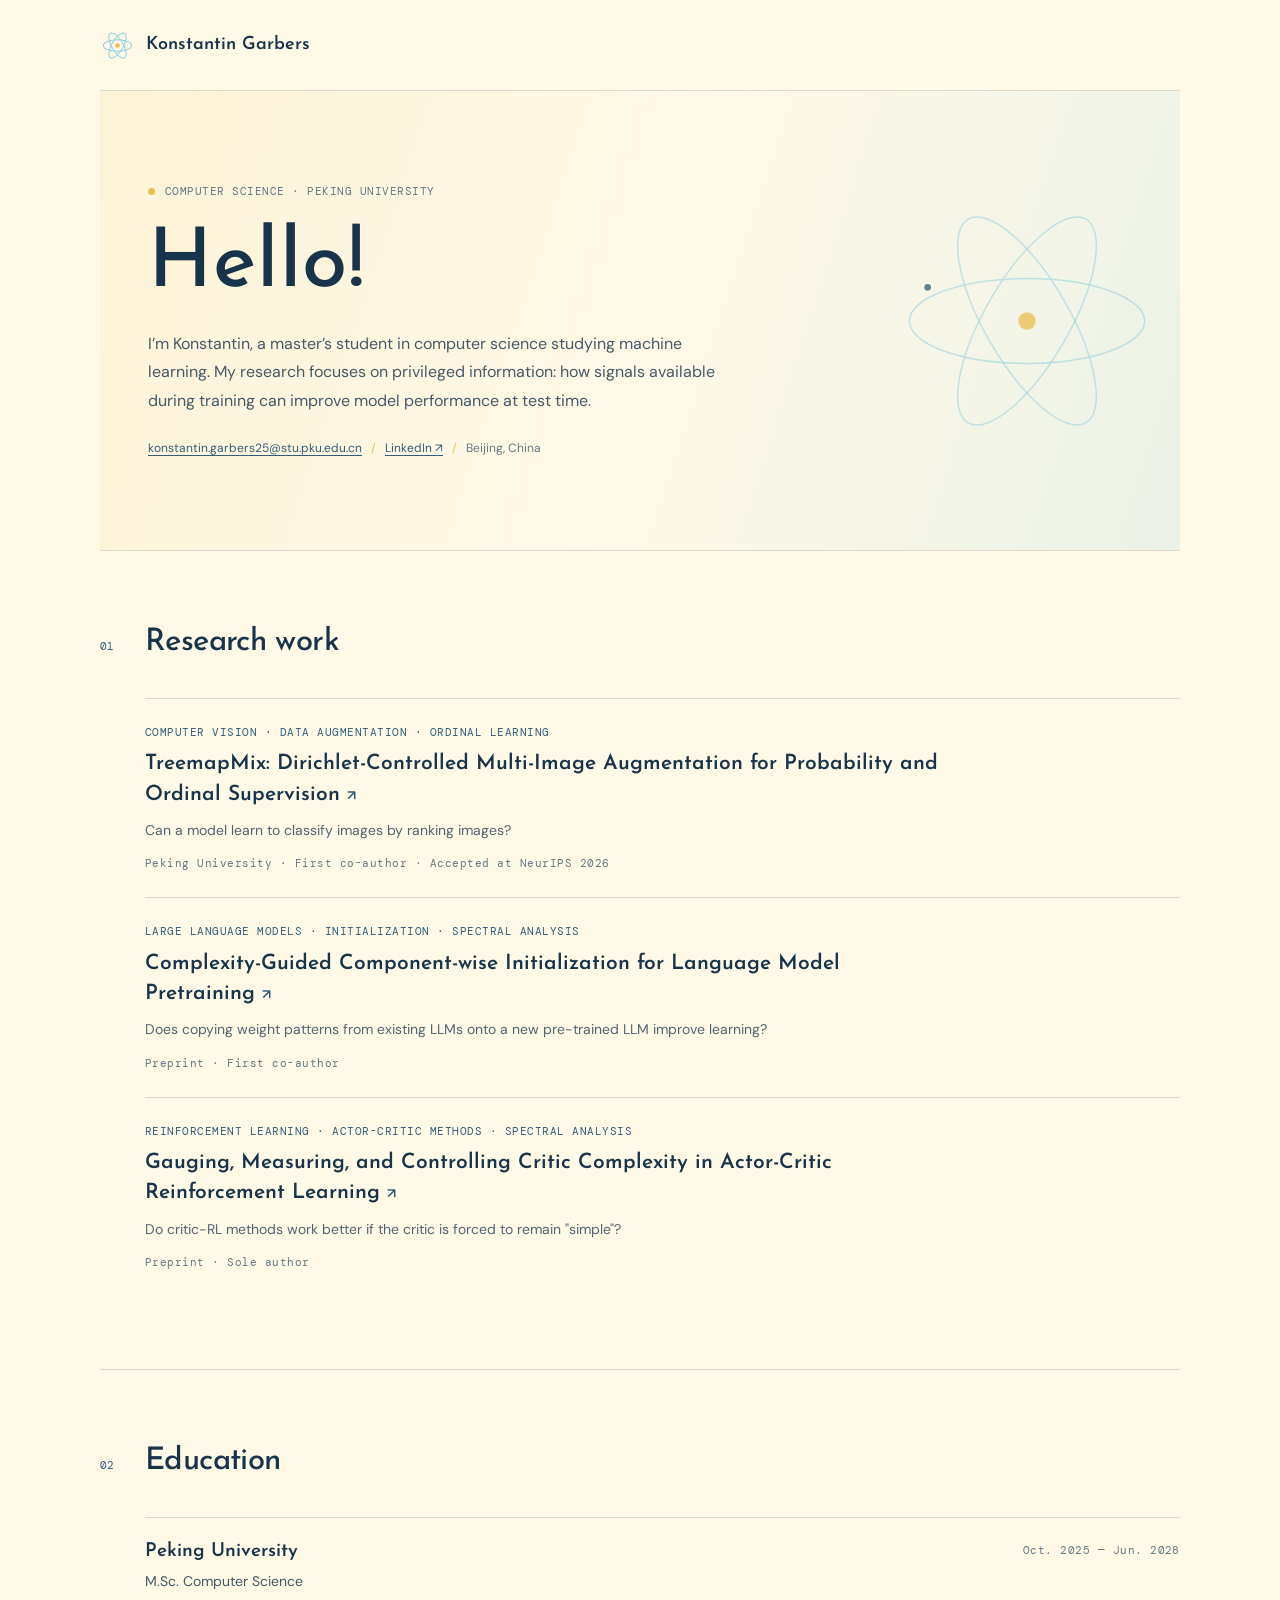
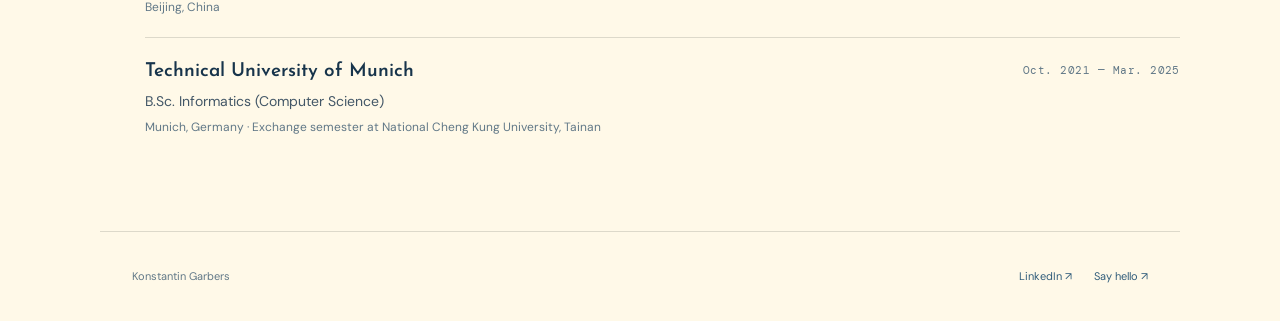
<file: index.html>
<!doctype html>
<html lang="en">
<head>
  <meta charset="utf-8">
  <meta name="viewport" content="width=device-width, initial-scale=1">
  <meta name="theme-color" content="#f5f2e9">
  <meta name="description" content="Konstantin Garbers — master's student in computer science researching machine learning.">
  <title>Konstantin Garbers — Home</title>
  <link rel="stylesheet" href="styles.css">
</head>
<body>
  <header class="site-header">
    <a class="identity" href="index.html" aria-label="Konstantin Garbers, home">
      <svg class="atom-mark" viewBox="0 0 52 52" role="img" aria-label="Atom">
        <circle cx="26" cy="26" r="3.5" fill="#e9bf4d" />
        <ellipse cx="26" cy="26" rx="21" ry="8.5" fill="none" stroke="currentColor" stroke-width="1.5" />
        <ellipse cx="26" cy="26" rx="21" ry="8.5" fill="none" stroke="currentColor" stroke-width="1.5" transform="rotate(60 26 26)" />
        <ellipse cx="26" cy="26" rx="21" ry="8.5" fill="none" stroke="currentColor" stroke-width="1.5" transform="rotate(120 26 26)" />
      </svg>
      <span>Konstantin Garbers</span>
    </a>
  </header>

  <main>
    <section class="hero" aria-labelledby="page-title">
      <p class="eyebrow"><span class="eyebrow-dot" aria-hidden="true"></span> Computer science · Peking University</p>
      <h1 id="page-title">Hello!</h1>
      <p class="intro">I’m Konstantin, a master’s student in computer science studying machine learning. My research focuses on privileged information: how signals available during training can improve model performance at test time.</p>
      <div class="contact-line">
        <a href="mailto:konstantin.garbers25@stu.pku.edu.cn">konstantin.garbers25@stu.pku.edu.cn</a>
        <span class="contact-separator" aria-hidden="true">/</span>
        <a href="https://www.linkedin.com/in/konstantin-garbers-2521b8229/" target="_blank" rel="noreferrer">LinkedIn <span aria-hidden="true">↗</span></a>
        <span class="contact-separator" aria-hidden="true">/</span>
        <span>Beijing, China</span>
      </div>
      <svg class="orbit-decoration" viewBox="0 0 280 230" aria-hidden="true">
        <ellipse cx="140" cy="115" rx="122" ry="44" />
        <ellipse cx="140" cy="115" rx="122" ry="44" transform="rotate(60 140 115)" />
        <ellipse cx="140" cy="115" rx="122" ry="44" transform="rotate(120 140 115)" />
        <circle cx="140" cy="115" r="9" />
        <circle class="electron" cx="37" cy="80" r="5" />
      </svg>
    </section>

    <section class="content-section research" aria-labelledby="research-title">
      <div class="section-heading">
        <p class="section-index">01</p>
        <h2 id="research-title">Research work</h2>
      </div>
      <div class="research-list">
        <article class="research-entry">
          <p class="research-meta">Computer vision · Data augmentation · Ordinal learning</p>
          <h3><a href="https://openreview.net/forum?id=vHPQM0CONK&amp;noteId=cBdxmDod5C" target="_blank" rel="noreferrer">TreemapMix: Dirichlet-Controlled Multi-Image Augmentation for Probability and Ordinal Supervision <span aria-hidden="true">↗</span></a></h3>
          <p>Can a model learn to classify images by ranking images?</p>
          <p class="research-status">Peking University · First co-author · Accepted at NeurIPS 2026</p>
        </article>
        <article class="research-entry">
          <p class="research-meta">Large language models · Initialization · Spectral analysis</p>
          <h3><a href="https://arxiv.org/abs/2607.09204" target="_blank" rel="noreferrer">Complexity-Guided Component-wise Initialization for Language Model Pretraining <span aria-hidden="true">↗</span></a></h3>
          <p>Does copying weight patterns from existing LLMs onto a new pre-trained LLM improve learning?</p>
          <p class="research-status">Preprint · First co-author</p>
        </article>
        <article class="research-entry">
          <p class="research-meta">Reinforcement learning · Actor-critic methods · Spectral analysis</p>
          <h3><a href="https://arxiv.org/abs/2607.00452" target="_blank" rel="noreferrer">Gauging, Measuring, and Controlling Critic Complexity in Actor-Critic Reinforcement Learning <span aria-hidden="true">↗</span></a></h3>
          <p>Do critic-RL methods work better if the critic is forced to remain "simple"?</p>
          <p class="research-status">Preprint · Sole author</p>
        </article>
      </div>
    </section>

    <section class="content-section education" aria-labelledby="education-title">
      <div class="section-heading">
        <p class="section-index">02</p>
        <h2 id="education-title">Education</h2>
      </div>
      <div class="entry-list">
        <article class="entry">
          <div class="entry-main">
            <h3>Peking University</h3>
            <p>M.Sc. Computer Science</p>
            <p class="entry-note">Beijing, China</p>
          </div>
          <p class="entry-date">Oct. 2025 — Jun. 2028</p>
        </article>
        <article class="entry">
          <div class="entry-main">
            <h3>Technical University of Munich</h3>
            <p>B.Sc. Informatics (Computer Science)</p>
            <p class="entry-note">Munich, Germany · Exchange semester at National Cheng Kung University, Tainan</p>
          </div>
          <p class="entry-date">Oct. 2021 — Mar. 2025</p>
        </article>
      </div>
    </section>

  <footer class="site-footer">
    <span>Konstantin Garbers</span>
    <div class="footer-links">
      <a href="https://www.linkedin.com/in/konstantin-garbers-2521b8229/" target="_blank" rel="noreferrer">LinkedIn <span aria-hidden="true">↗</span></a>
      <a href="mailto:konstantin.garbers25@stu.pku.edu.cn">Say hello <span aria-hidden="true">↗</span></a>
    </div>
  </footer>
</body>
</html>
</file>
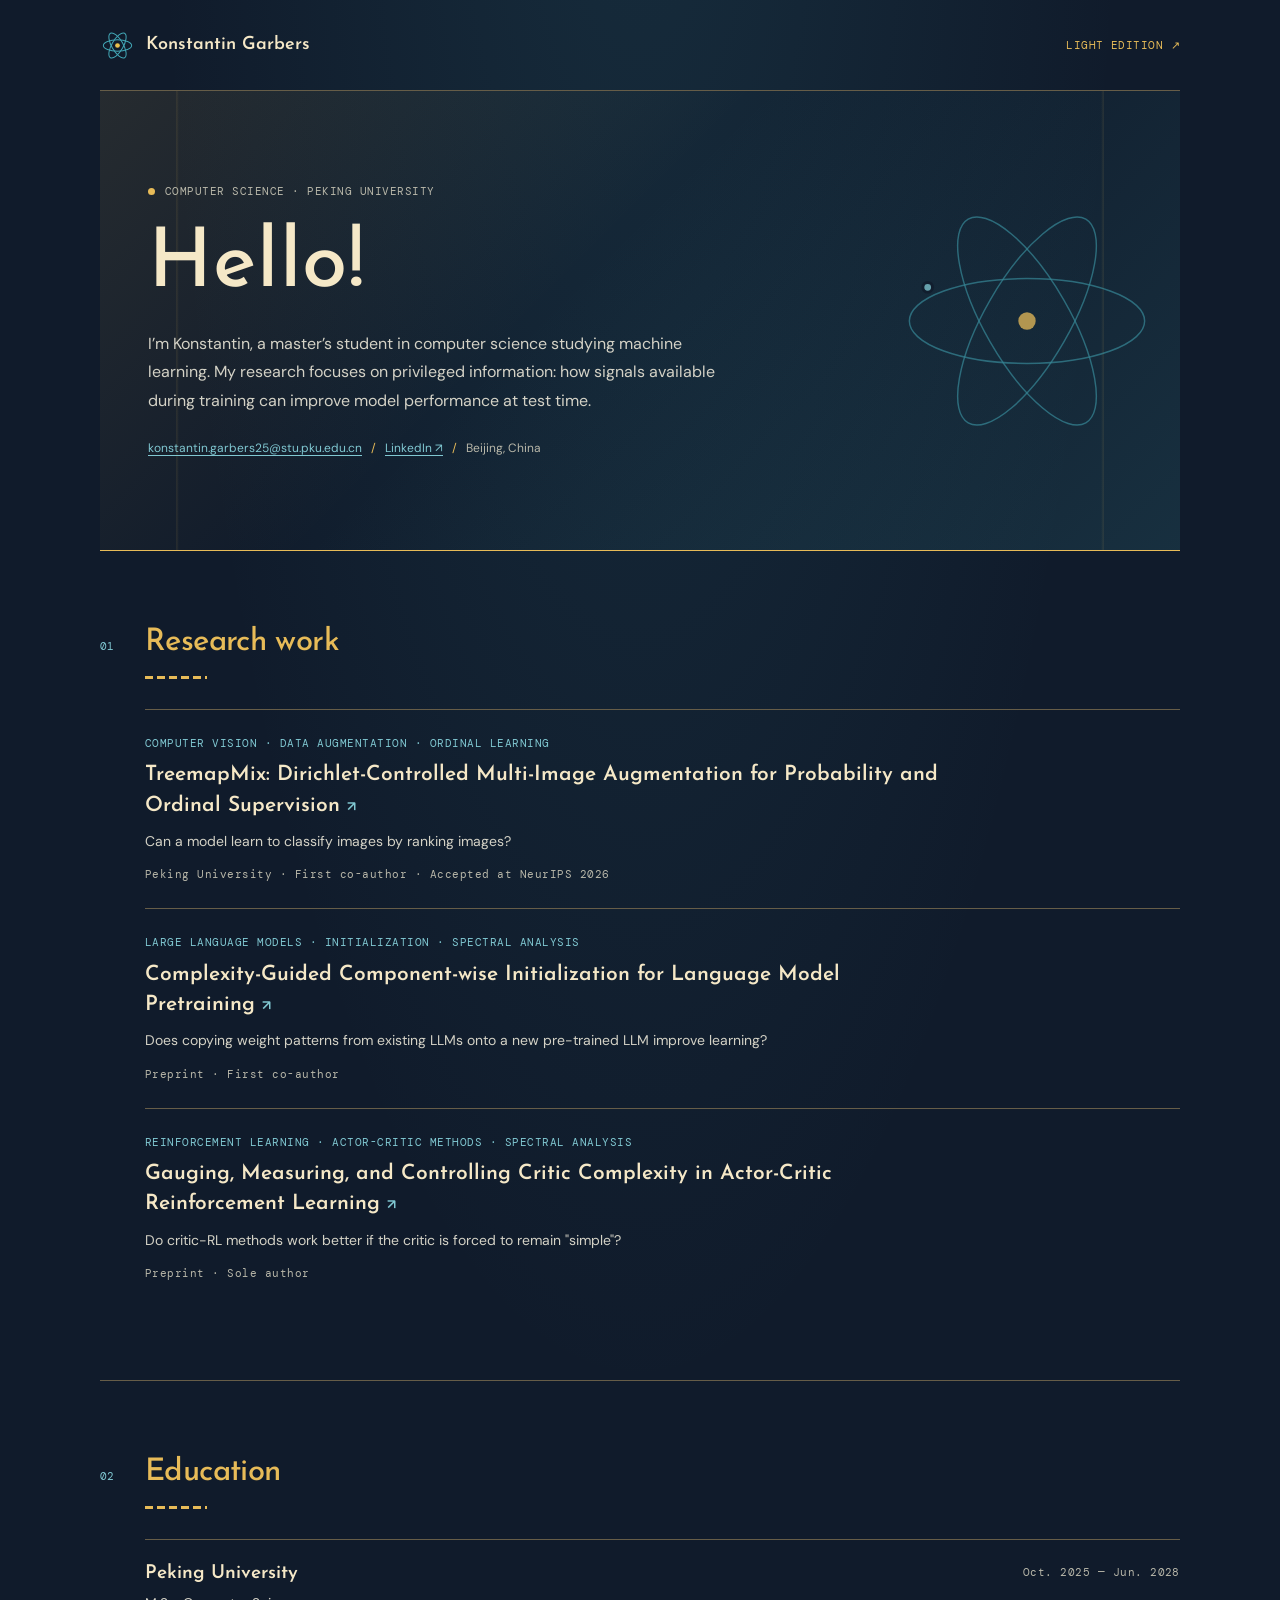
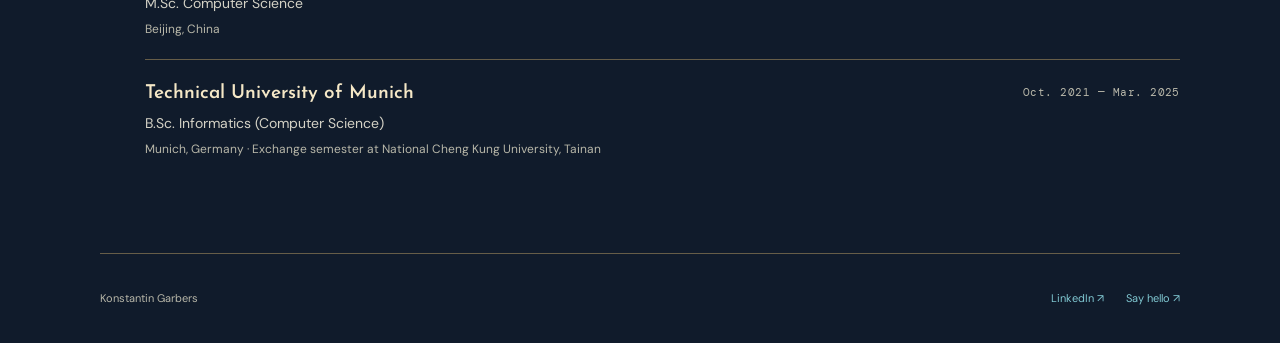
<file: dark.html>
<!doctype html>
<html lang="en">
<head>
  <meta charset="utf-8">
  <meta name="viewport" content="width=device-width, initial-scale=1">
  <meta name="theme-color" content="#101b2b">
  <meta name="description" content="Konstantin Garbers — master's student in computer science researching machine learning.">
  <title>Konstantin Garbers — Dark edition</title>
  <link rel="stylesheet" href="styles.css">
  <link rel="stylesheet" href="dark.css">
</head>
<body class="dark-theme">
  <header class="site-header">
    <a class="identity" href="index.html" aria-label="Konstantin Garbers, home">
      <svg class="atom-mark" viewBox="0 0 52 52" role="img" aria-label="Atom">
        <circle cx="26" cy="26" r="3.5" fill="#e9bf4d" />
        <ellipse cx="26" cy="26" rx="21" ry="8.5" fill="none" stroke="currentColor" stroke-width="1.5" />
        <ellipse cx="26" cy="26" rx="21" ry="8.5" fill="none" stroke="currentColor" stroke-width="1.5" transform="rotate(60 26 26)" />
        <ellipse cx="26" cy="26" rx="21" ry="8.5" fill="none" stroke="currentColor" stroke-width="1.5" transform="rotate(120 26 26)" />
      </svg>
      <span>Konstantin Garbers</span>
    </a>
    <a class="theme-switch" href="light.html">Light edition <span aria-hidden="true">↗</span></a>
  </header>

  <main>
    <section class="hero" aria-labelledby="page-title">
      <p class="eyebrow"><span class="eyebrow-dot" aria-hidden="true"></span> Computer science · Peking University</p>
      <h1 id="page-title">Hello!</h1>
      <p class="intro">I’m Konstantin, a master’s student in computer science studying machine learning. My research focuses on privileged information: how signals available during training can improve model performance at test time.</p>
      <div class="contact-line">
        <a href="mailto:konstantin.garbers25@stu.pku.edu.cn">konstantin.garbers25@stu.pku.edu.cn</a>
        <span class="contact-separator" aria-hidden="true">/</span>
        <a href="https://www.linkedin.com/in/konstantin-garbers-2521b8229/" target="_blank" rel="noreferrer">LinkedIn <span aria-hidden="true">↗</span></a>
        <span class="contact-separator" aria-hidden="true">/</span>
        <span>Beijing, China</span>
      </div>
      <svg class="orbit-decoration" viewBox="0 0 280 230" aria-hidden="true">
        <ellipse cx="140" cy="115" rx="122" ry="44" />
        <ellipse cx="140" cy="115" rx="122" ry="44" transform="rotate(60 140 115)" />
        <ellipse cx="140" cy="115" rx="122" ry="44" transform="rotate(120 140 115)" />
        <circle cx="140" cy="115" r="9" />
        <circle class="electron" cx="37" cy="80" r="5" />
      </svg>
    </section>

    <section class="content-section research" aria-labelledby="research-title">
      <div class="section-heading">
        <p class="section-index">01</p>
        <h2 id="research-title">Research work</h2>
      </div>
      <div class="research-list">
        <article class="research-entry">
          <p class="research-meta">Computer vision · Data augmentation · Ordinal learning</p>
          <h3><a href="https://openreview.net/forum?id=vHPQM0CONK&amp;noteId=cBdxmDod5C" target="_blank" rel="noreferrer">TreemapMix: Dirichlet-Controlled Multi-Image Augmentation for Probability and Ordinal Supervision <span aria-hidden="true">↗</span></a></h3>
          <p>Can a model learn to classify images by ranking images?</p>
          <p class="research-status">Peking University · First co-author · Accepted at NeurIPS 2026</p>
        </article>
        <article class="research-entry">
          <p class="research-meta">Large language models · Initialization · Spectral analysis</p>
          <h3><a href="https://arxiv.org/abs/2607.09204" target="_blank" rel="noreferrer">Complexity-Guided Component-wise Initialization for Language Model Pretraining <span aria-hidden="true">↗</span></a></h3>
          <p>Does copying weight patterns from existing LLMs onto a new pre-trained LLM improve learning?</p>
          <p class="research-status">Preprint · First co-author</p>
        </article>
        <article class="research-entry">
          <p class="research-meta">Reinforcement learning · Actor-critic methods · Spectral analysis</p>
          <h3><a href="https://arxiv.org/abs/2607.00452" target="_blank" rel="noreferrer">Gauging, Measuring, and Controlling Critic Complexity in Actor-Critic Reinforcement Learning <span aria-hidden="true">↗</span></a></h3>
          <p>Do critic-RL methods work better if the critic is forced to remain "simple"?</p>
          <p class="research-status">Preprint · Sole author</p>
        </article>
      </div>
    </section>

    <section class="content-section education" aria-labelledby="education-title">
      <div class="section-heading">
        <p class="section-index">02</p>
        <h2 id="education-title">Education</h2>
      </div>
      <div class="entry-list">
        <article class="entry">
          <div class="entry-main">
            <h3>Peking University</h3>
            <p>M.Sc. Computer Science</p>
            <p class="entry-note">Beijing, China</p>
          </div>
          <p class="entry-date">Oct. 2025 — Jun. 2028</p>
        </article>
        <article class="entry">
          <div class="entry-main">
            <h3>Technical University of Munich</h3>
            <p>B.Sc. Informatics (Computer Science)</p>
            <p class="entry-note">Munich, Germany · Exchange semester at National Cheng Kung University, Tainan</p>
          </div>
          <p class="entry-date">Oct. 2021 — Mar. 2025</p>
        </article>
      </div>
    </section>
  </main>

  <footer class="site-footer">
    <span>Konstantin Garbers</span>
    <div class="footer-links">
      <a href="https://www.linkedin.com/in/konstantin-garbers-2521b8229/" target="_blank" rel="noreferrer">LinkedIn <span aria-hidden="true">↗</span></a>
      <a href="mailto:konstantin.garbers25@stu.pku.edu.cn">Say hello <span aria-hidden="true">↗</span></a>
    </div>
  </footer>
</body>
</html>
</file>
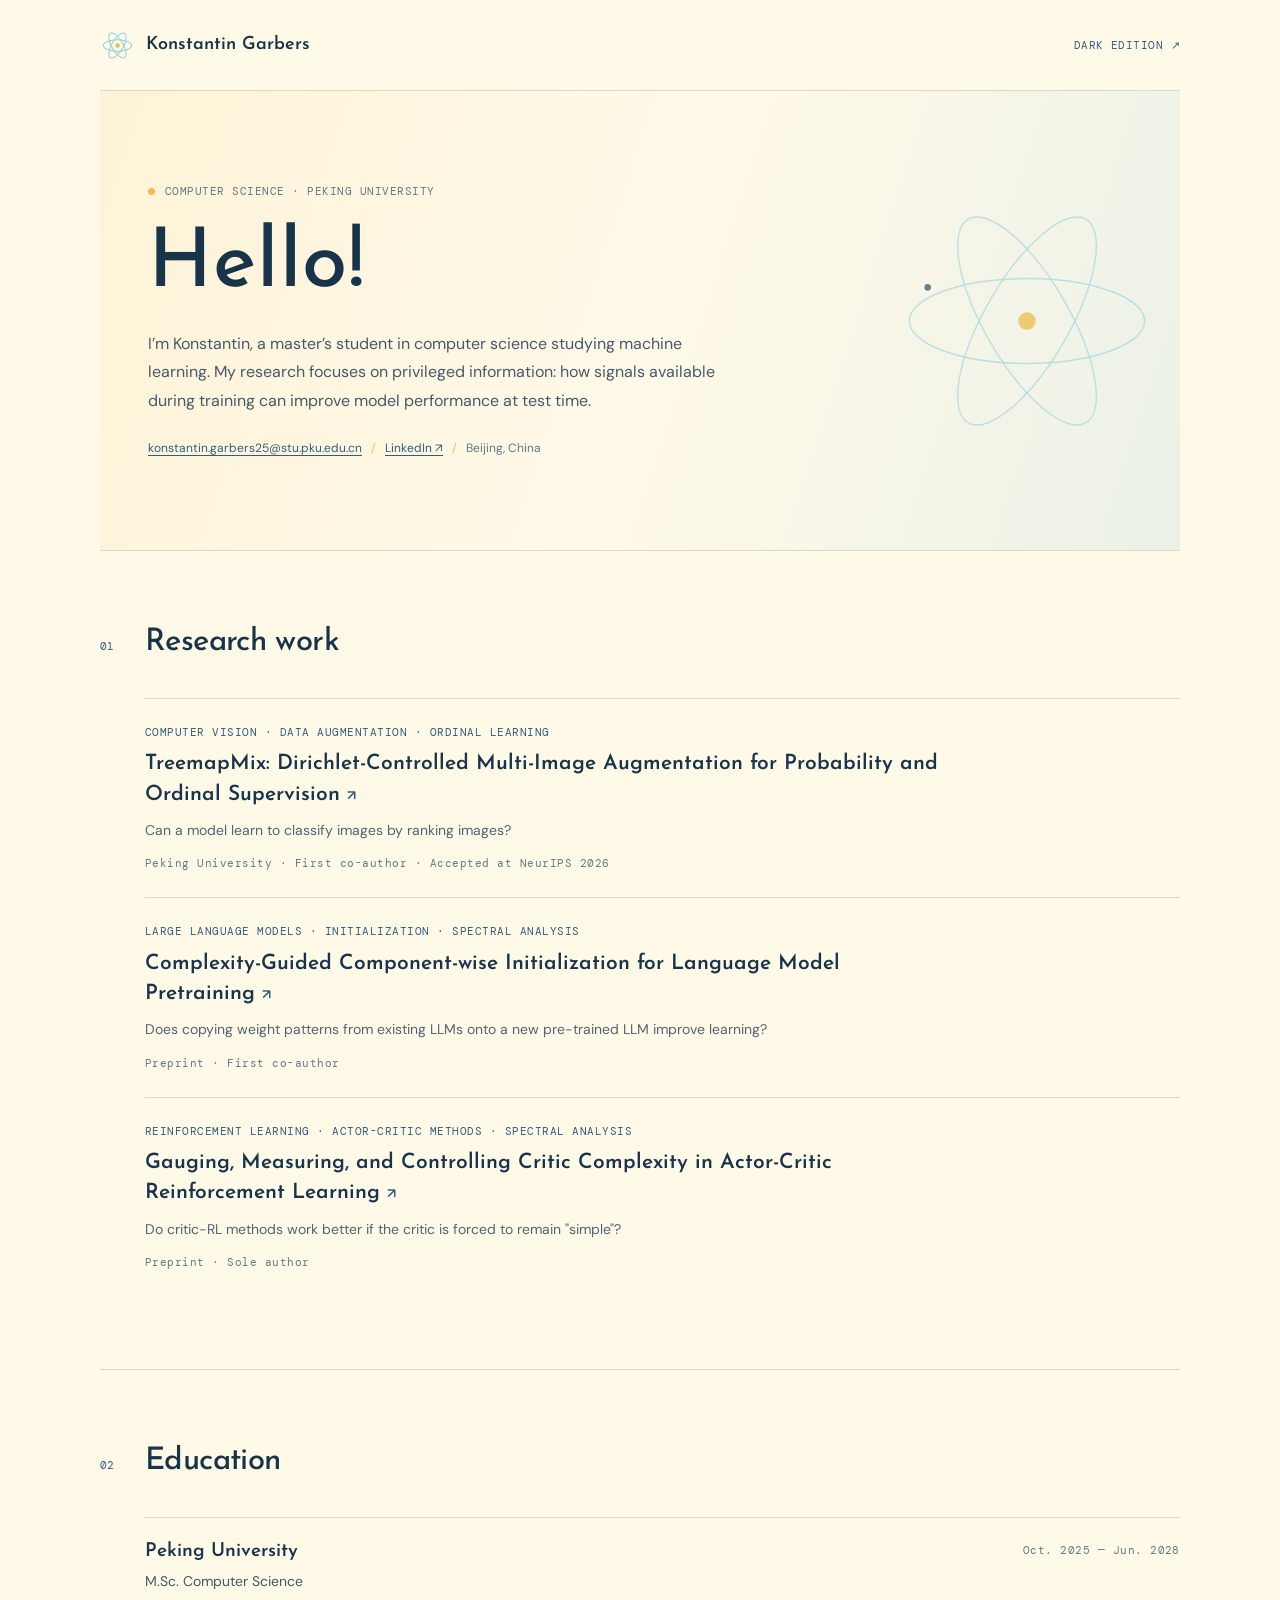
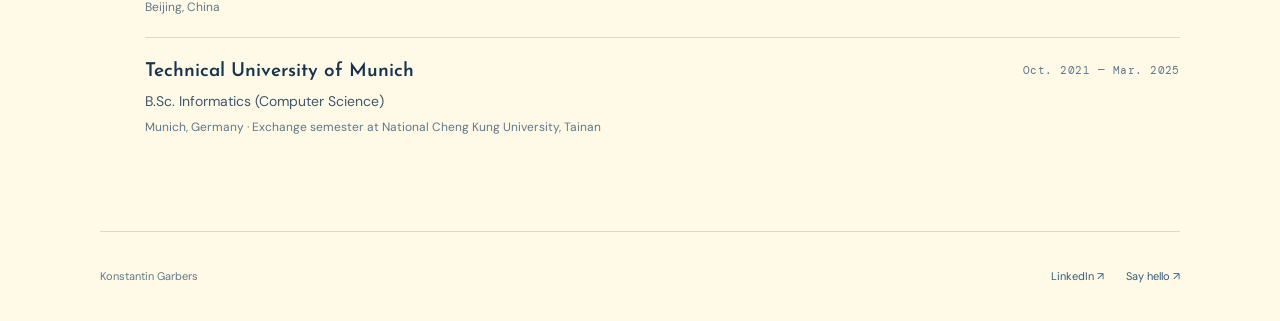
<file: light.html>
<!doctype html>
<html lang="en">
<head>
  <meta charset="utf-8">
  <meta name="viewport" content="width=device-width, initial-scale=1">
  <meta name="theme-color" content="#f5f2e9">
  <meta name="description" content="Konstantin Garbers — master's student in computer science researching machine learning.">
  <title>Konstantin Garbers — Light edition</title>
  <link rel="stylesheet" href="styles.css">
</head>
<body>
  <header class="site-header">
    <a class="identity" href="index.html" aria-label="Konstantin Garbers, home">
      <svg class="atom-mark" viewBox="0 0 52 52" role="img" aria-label="Atom">
        <circle cx="26" cy="26" r="3.5" fill="#e9bf4d" />
        <ellipse cx="26" cy="26" rx="21" ry="8.5" fill="none" stroke="currentColor" stroke-width="1.5" />
        <ellipse cx="26" cy="26" rx="21" ry="8.5" fill="none" stroke="currentColor" stroke-width="1.5" transform="rotate(60 26 26)" />
        <ellipse cx="26" cy="26" rx="21" ry="8.5" fill="none" stroke="currentColor" stroke-width="1.5" transform="rotate(120 26 26)" />
      </svg>
      <span>Konstantin Garbers</span>
    </a>
    <a class="theme-switch" href="index.html">Dark edition <span aria-hidden="true">↗</span></a>
  </header>

  <main>
    <section class="hero" aria-labelledby="page-title">
      <p class="eyebrow"><span class="eyebrow-dot" aria-hidden="true"></span> Computer science · Peking University</p>
      <h1 id="page-title">Hello!</h1>
      <p class="intro">I’m Konstantin, a master’s student in computer science studying machine learning. My research focuses on privileged information: how signals available during training can improve model performance at test time.</p>
      <div class="contact-line">
        <a href="mailto:konstantin.garbers25@stu.pku.edu.cn">konstantin.garbers25@stu.pku.edu.cn</a>
        <span class="contact-separator" aria-hidden="true">/</span>
        <a href="https://www.linkedin.com/in/konstantin-garbers-2521b8229/" target="_blank" rel="noreferrer">LinkedIn <span aria-hidden="true">↗</span></a>
        <span class="contact-separator" aria-hidden="true">/</span>
        <span>Beijing, China</span>
      </div>
      <svg class="orbit-decoration" viewBox="0 0 280 230" aria-hidden="true">
        <ellipse cx="140" cy="115" rx="122" ry="44" />
        <ellipse cx="140" cy="115" rx="122" ry="44" transform="rotate(60 140 115)" />
        <ellipse cx="140" cy="115" rx="122" ry="44" transform="rotate(120 140 115)" />
        <circle cx="140" cy="115" r="9" />
        <circle class="electron" cx="37" cy="80" r="5" />
      </svg>
    </section>

    <section class="content-section research" aria-labelledby="research-title">
      <div class="section-heading">
        <p class="section-index">01</p>
        <h2 id="research-title">Research work</h2>
      </div>
      <div class="research-list">
        <article class="research-entry">
          <p class="research-meta">Computer vision · Data augmentation · Ordinal learning</p>
          <h3><a href="https://openreview.net/forum?id=vHPQM0CONK&amp;noteId=cBdxmDod5C" target="_blank" rel="noreferrer">TreemapMix: Dirichlet-Controlled Multi-Image Augmentation for Probability and Ordinal Supervision <span aria-hidden="true">↗</span></a></h3>
          <p>Can a model learn to classify images by ranking images?</p>
          <p class="research-status">Peking University · First co-author · Accepted at NeurIPS 2026</p>
        </article>
        <article class="research-entry">
          <p class="research-meta">Large language models · Initialization · Spectral analysis</p>
          <h3><a href="https://arxiv.org/abs/2607.09204" target="_blank" rel="noreferrer">Complexity-Guided Component-wise Initialization for Language Model Pretraining <span aria-hidden="true">↗</span></a></h3>
          <p>Does copying weight patterns from existing LLMs onto a new pre-trained LLM improve learning?</p>
          <p class="research-status">Preprint · First co-author</p>
        </article>
        <article class="research-entry">
          <p class="research-meta">Reinforcement learning · Actor-critic methods · Spectral analysis</p>
          <h3><a href="https://arxiv.org/abs/2607.00452" target="_blank" rel="noreferrer">Gauging, Measuring, and Controlling Critic Complexity in Actor-Critic Reinforcement Learning <span aria-hidden="true">↗</span></a></h3>
          <p>Do critic-RL methods work better if the critic is forced to remain "simple"?</p>
          <p class="research-status">Preprint · Sole author</p>
        </article>
      </div>
    </section>

    <section class="content-section education" aria-labelledby="education-title">
      <div class="section-heading">
        <p class="section-index">02</p>
        <h2 id="education-title">Education</h2>
      </div>
      <div class="entry-list">
        <article class="entry">
          <div class="entry-main">
            <h3>Peking University</h3>
            <p>M.Sc. Computer Science</p>
            <p class="entry-note">Beijing, China</p>
          </div>
          <p class="entry-date">Oct. 2025 — Jun. 2028</p>
        </article>
        <article class="entry">
          <div class="entry-main">
            <h3>Technical University of Munich</h3>
            <p>B.Sc. Informatics (Computer Science)</p>
            <p class="entry-note">Munich, Germany · Exchange semester at National Cheng Kung University, Tainan</p>
          </div>
          <p class="entry-date">Oct. 2021 — Mar. 2025</p>
        </article>
      </div>
    </section>
  </main>

  <footer class="site-footer">
    <span>Konstantin Garbers</span>
    <div class="footer-links">
      <a href="https://www.linkedin.com/in/konstantin-garbers-2521b8229/" target="_blank" rel="noreferrer">LinkedIn <span aria-hidden="true">↗</span></a>
      <a href="mailto:konstantin.garbers25@stu.pku.edu.cn">Say hello <span aria-hidden="true">↗</span></a>
    </div>
  </footer>
</body>
</html>
</file>
<file: styles.css>
@import url('https://fonts.googleapis.com/css2?family=DM+Mono:wght@400;500&family=DM+Sans:wght@400;500;600&family=Josefin+Sans:wght@400;500;600;700&display=swap');

:root {
  color-scheme: light;
  --paper: #fff9e8;
  --paper-deep: #f6efda;
  --ink: #17344b;
  --blue: #315d7b;
  --sky: #92cfe0;
  --muted: #617887;
  --line: #ddd9ca;
  --yellow: #e9bf4d;
  --display: 'Josefin Sans', 'Trebuchet MS', sans-serif;
  --sans: 'DM Sans', Arial, sans-serif;
  --mono: 'DM Mono', 'Courier New', monospace;
}

* { box-sizing: border-box; }

html { scroll-behavior: smooth; }

body {
  margin: 0;
  background: var(--paper);
  color: var(--ink);
  font-family: var(--sans);
  font-size: 16px;
  line-height: 1.65;
  -webkit-font-smoothing: antialiased;
}

a { color: inherit; }
a:focus-visible { outline: 2px solid var(--blue); outline-offset: 4px; }

.site-header,
main,
.site-footer {
  width: min(1080px, calc(100% - 64px));
  margin-inline: auto;
}

.site-header {
  min-height: 91px;
  display: flex;
  align-items: center;
  justify-content: space-between;
  border-bottom: 1px solid var(--line);
}

.identity {
  display: inline-flex;
  align-items: center;
  gap: 11px;
  color: var(--ink);
  text-decoration: none;
  font-family: var(--display);
  font-size: 18px;
  font-weight: 600;
}

.atom-mark { width: 35px; height: 35px; color: var(--sky); }
.theme-switch {
  color: var(--blue);
  font-family: var(--mono);
  font-size: 11px;
  letter-spacing: .04em;
  text-decoration: none;
  text-transform: uppercase;
}
.theme-switch:hover { text-decoration: underline; text-underline-offset: 4px; }

.hero {
  position: relative;
  min-height: 460px;
  padding: 91px clamp(24px, 4vw, 48px) 77px;
  border-bottom: 1px solid var(--line);
  background: linear-gradient(108deg, rgba(241, 211, 125, .16), transparent 51%, rgba(146, 207, 224, .19));
  overflow: hidden;
}

.eyebrow,
.section-index,
.research-meta,
.research-status,
.entry-date,
.experience-number {
  font-family: var(--mono);
  font-size: 11px;
  letter-spacing: .045em;
}

.eyebrow {
  position: relative;
  z-index: 1;
  display: flex;
  align-items: center;
  gap: 10px;
  margin: 0 0 22px;
  color: var(--muted);
  text-transform: uppercase;
}

.eyebrow-dot { width: 7px; height: 7px; border-radius: 50%; background: var(--yellow); }

h1, h2, h3, p { margin-top: 0; }

h1 {
  position: relative;
  z-index: 1;
  max-width: 720px;
  margin-bottom: 19px;
  font-family: var(--display);
  font-size: clamp(45px, 7vw, 82px);
  font-weight: 500;
  letter-spacing: .015em;
  line-height: 1.08;
}

.title-accent { color: var(--blue); }

.intro {
  position: relative;
  z-index: 1;
  max-width: 580px;
  margin-bottom: 23px;
  color: #465a6b;
  font-size: 16px;
  line-height: 1.8;
}

.contact-line {
  position: relative;
  z-index: 1;
  display: flex;
  flex-wrap: wrap;
  gap: 9px;
  align-items: center;
  color: var(--muted);
  font-size: 12px;
}
.contact-line a { color: var(--blue); text-decoration-thickness: 1px; text-underline-offset: 3px; }
.contact-separator { color: var(--yellow); }

.orbit-decoration {
  position: absolute;
  top: 50%;
  right: 18px;
  width: min(26vw, 270px);
  color: var(--sky);
  overflow: visible;
  opacity: .75;
  transform: translateY(-50%);
}
.orbit-decoration ellipse { fill: none; stroke: currentColor; stroke-width: 1.5; opacity: .72; }
.orbit-decoration circle:first-of-type { fill: var(--yellow); }
.orbit-decoration .electron { fill: var(--blue); stroke: var(--paper); stroke-width: 3; }
.content-section { padding: 66px 0 73px; border-bottom: 1px solid var(--line); }
.section-heading {
  display: grid;
  grid-template-columns: 45px 1fr;
  align-items: baseline;
  margin-bottom: 30px;
}
.section-index { margin: 0; color: var(--blue); }
.section-heading h2 {
  margin: 0;
  font-family: var(--display);
  font-size: 31px;
  font-weight: 500;
  letter-spacing: -.02em;
}

.entry-list { margin-left: 45px; }
.entry {
  display: flex;
  justify-content: space-between;
  gap: 30px;
  padding: 20px 0;
  border-top: 1px solid var(--line);
}
.entry-main { max-width: 740px; }
.entry h3,
.research-entry h3,
.experience-entry h3 {
  margin: 0 0 4px;
  font-family: var(--display);
  font-size: 19px;
  font-weight: 600;
  line-height: 1.45;
}
.entry-main > p { margin: 0; color: #435767; font-size: 14px; }
.entry-main > .entry-note { margin-top: 5px; color: var(--muted); font-size: 12px; }
.entry-date { flex: 0 0 auto; margin: 3px 0 0; color: var(--muted); text-align: right; white-space: nowrap; }

.research-list { margin-left: 45px; }
.research-entry { padding: 24px 0 25px; border-top: 1px solid var(--line); }
.research-meta { margin-bottom: 8px; color: var(--blue); text-transform: uppercase; }
.research-entry h3 { max-width: 800px; font-size: 21px; }
.research-entry h3 a { text-decoration: none; text-decoration-color: var(--yellow); text-decoration-thickness: 2px; text-underline-offset: 5px; }
.research-entry h3 a:hover { text-decoration-line: underline; }
.research-entry h3 a span { color: var(--blue); font-family: var(--sans); font-size: 14px; }
.research-entry > p:not(.research-meta):not(.research-status) { max-width: 720px; margin: 9px 0; color: #526473; font-size: 14px; }
.research-status { margin: 12px 0 0; color: var(--muted); }

.experience-section { padding-bottom: 95px; }
.experience-list { margin-left: 45px; }
.experience-entry {
  display: grid;
  grid-template-columns: 36px minmax(0, 1fr) minmax(170px, .45fr);
  gap: 18px;
  align-items: start;
  padding: 27px 0 29px;
  border-top: 1px solid var(--line);
}
.experience-number { margin: 6px 0 0; color: #9a8e72; }
.experience-main h3 { font-size: 23px; }
.experience-main > p { margin: 2px 0 0; color: #435767; font-size: 14px; }
.role-type { display: inline-block; margin-left: 7px; padding: 1px 7px; border: 1px solid var(--line); border-radius: 20px; color: var(--muted); font-size: 10px; }
.experience-detail { color: var(--muted); font-size: 12px; text-align: right; }
.experience-detail p { margin: 3px 0; }

.site-footer {
  display: flex;
  justify-content: space-between;
  align-items: center;
  min-height: 89px;
  color: var(--muted);
  font-size: 11px;
}
.footer-links { display: flex; align-items: center; gap: 22px; }
.site-footer a { color: var(--blue); text-decoration: none; }
.site-footer a:hover { text-decoration: underline; text-underline-offset: 3px; }

@media (max-width: 760px) {
  .site-header, main, .site-footer { width: min(100% - 42px, 600px); }
  .site-header { min-height: 78px; }
  .identity { gap: 8px; font-size: 16px; }
  .atom-mark { width: 30px; height: 30px; }
  .hero { min-height: 420px; padding: 77px clamp(20px, 5vw, 32px) 59px; }
  .orbit-decoration { top: auto; right: -24px; bottom: 15px; width: 180px; opacity: .35; transform: none; }
  .content-section { padding: 50px 0 56px; }
  .section-heading { grid-template-columns: 35px 1fr; }
  .section-heading h2 { font-size: 27px; }
  .entry-list, .research-list, .experience-list { margin-left: 35px; }
  .entry { display: block; padding: 17px 0; }
  .entry-date { margin-top: 8px; text-align: left; }
  .experience-entry { grid-template-columns: 27px minmax(0, 1fr); gap: 12px; }
  .experience-detail { grid-column: 2; display: flex; justify-content: space-between; gap: 12px; text-align: left; }
  .experience-main h3 { font-size: 21px; }
}

@media (max-width: 420px) {
  .site-header, main, .site-footer { width: calc(100% - 34px); }
  .identity { font-size: 14px; }
  .atom-mark { width: 26px; height: 26px; }
  .hero { min-height: 405px; }
  .eyebrow { font-size: 9px; }
  .intro { font-size: 15px; }
  .experience-detail { display: block; }
}

@media (prefers-reduced-motion: reduce) {
  *, *::before, *::after { scroll-behavior: auto !important; transition-duration: .01ms !important; }
}
</file>
<file: dark.css>
:root {
  color-scheme: dark;
  --paper: #101b2b;
  --paper-deep: #172b3a;
  --ink: #f5e8c7;
  --blue: #80c8d2;
  --sky: #42a6b5;
  --muted: #b8b7a9;
  --line: #665d48;
  --yellow: #e7bb58;
}

body.dark-theme {
  background:
    radial-gradient(ellipse at 50% -18%, rgba(66, 166, 181, .13), transparent 54%),
    var(--paper);
  color: var(--ink);
}

.dark-theme a:focus-visible { outline-color: var(--yellow); }
.dark-theme .site-header { border-bottom-color: var(--line); }
.dark-theme .theme-switch { color: var(--yellow); }
.dark-theme .hero {
  border-bottom-color: var(--yellow);
  background:
    linear-gradient(90deg, transparent 0 7%, rgba(231, 187, 88, .1) 7.1%, transparent 7.3% 92.7%, rgba(231, 187, 88, .1) 92.9%, transparent 93%),
    linear-gradient(135deg, rgba(231, 187, 88, .1), transparent 43%, rgba(66, 166, 181, .15));
}
.dark-theme .eyebrow,
.dark-theme .entry-main > p { color: var(--muted); }
.dark-theme .intro { color: #d4d2c6; }
.dark-theme .contact-line { color: var(--muted); }
.dark-theme .contact-line a,
.dark-theme .research-meta,
.dark-theme .section-index,
.dark-theme .site-footer a { color: var(--blue); }
.dark-theme .orbit-decoration .electron { stroke: var(--paper); }
.dark-theme .content-section,
.dark-theme .entry,
.dark-theme .research-entry,
.dark-theme .experience-entry { border-color: var(--line); }
.dark-theme .section-heading h2 { color: var(--yellow); }
.dark-theme .section-heading h2::after {
  content: "";
  display: block;
  width: 62px;
  height: 3px;
  margin-top: 8px;
  background: repeating-linear-gradient(90deg, var(--yellow) 0 8px, transparent 8px 12px);
}
.dark-theme .entry-main > p { color: #d4d2c6; }
.dark-theme .entry-main > .entry-note,
.dark-theme .entry-date,
.dark-theme .research-status,
.dark-theme .experience-detail,
.dark-theme .site-footer { color: var(--muted); }
.dark-theme .research-entry > p:not(.research-meta):not(.research-status),
.dark-theme .experience-main > p { color: #d4d2c6; }
.dark-theme .experience-number { color: var(--yellow); }
.dark-theme .role-type { border-color: var(--line); color: var(--muted); }
.dark-theme .site-footer a:hover { color: var(--yellow); }
</file>
